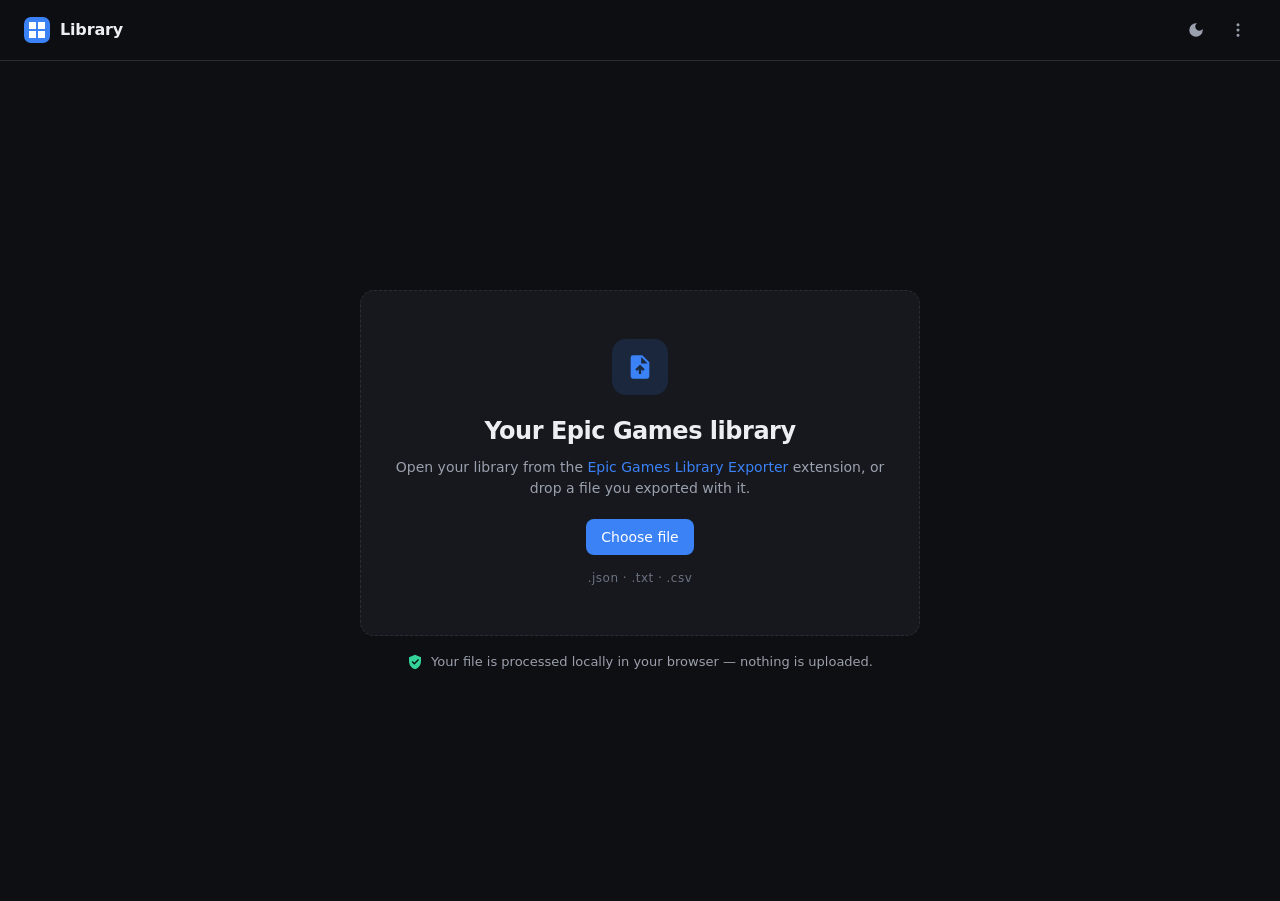
<file: index.html>
<!DOCTYPE html>
<html lang="en" dir="ltr">
<head>
    <meta charset="UTF-8">
    <meta name="viewport" content="width=device-width, initial-scale=1.0">
    <meta name="color-scheme" content="dark light">
    <title>Epic Games Library Viewer</title>
    <meta name="description" content="View your Epic Games library and purchase history from an Epic Games Library Exporter file. Everything runs locally in your browser.">
    <link rel="icon" href="data:image/svg+xml,%3Csvg xmlns='http://www.w3.org/2000/svg' viewBox='0 0 32 32'%3E%3Crect width='32' height='32' rx='8' fill='%233b82f6'/%3E%3Cpath d='M8 9h7v6H8zM17 9h7v6h-7zM8 17h7v6H8zM17 17h7v6h-7z' fill='white'/%3E%3C/svg%3E">
    <script>
        // Apply the saved theme before first paint to avoid a flash
        // Dark by default; "system" follows the OS setting
        (function () {
            var theme = 'dark';
            try { theme = localStorage.getItem('egv.theme') || 'dark'; } catch (e) { /* storage unavailable */ }
            if (theme !== 'system') document.documentElement.setAttribute('data-theme', theme === 'light' ? 'light' : 'dark');
        })();
    </script>
    <link rel="stylesheet" href="styles.css">
</head>
<body>
    <header class="topbar">
        <div class="topbar-inner">
            <a class="brand" href="./" aria-label="Epic Games Library Viewer">
                <span class="brand-mark" aria-hidden="true"></span>
                <span class="brand-name">Library</span>
            </a>

            <div class="search" data-loaded-only>
                <svg class="icon" viewBox="0 0 24 24" aria-hidden="true"><path d="M10.5 3a7.5 7.5 0 0 1 5.96 12.05l4.25 4.24-1.42 1.42-4.24-4.25A7.5 7.5 0 1 1 10.5 3Zm0 2a5.5 5.5 0 1 0 0 11 5.5 5.5 0 0 0 0-11Z"/></svg>
                <input type="search" id="search-input" placeholder="Search your library" autocomplete="off" aria-label="Search games">
            </div>

            <div class="topbar-actions">
                <button class="icon-btn" id="theme-btn" type="button" title="Theme" aria-label="Change theme"></button>
                <button class="btn btn-ghost" id="load-another-btn" type="button" data-loaded-only title="Load another file">
                    <svg class="icon" viewBox="0 0 24 24" aria-hidden="true"><path d="M11 16V7.83l-3.59 3.58L6 10l6-6 6 6-1.41 1.41L13 7.83V16h-2Zm-6 4v-2h14v2H5Z"/></svg>
                    <span>Load file</span>
                </button>
                <button class="btn btn-primary" id="export-btn" type="button" data-loaded-only title="Export as JSON, CSV or TXT">
                    <svg class="icon" viewBox="0 0 24 24" aria-hidden="true"><path d="M13 4v8.17l3.59-3.58L18 10l-6 6-6-6 1.41-1.41L11 12.17V4h2ZM5 18h14v2H5v-2Z"/></svg>
                    <span>Export</span>
                </button>
                <div class="menu">
                    <button class="icon-btn" id="menu-btn" type="button" aria-haspopup="true" aria-expanded="false" aria-label="More">
                        <svg class="icon" viewBox="0 0 24 24" aria-hidden="true"><path d="M12 7a2 2 0 1 1 0-4 2 2 0 0 1 0 4Zm0 7a2 2 0 1 1 0-4 2 2 0 0 1 0 4Zm0 7a2 2 0 1 1 0-4 2 2 0 0 1 0 4Z"/></svg>
                    </button>
                    <div class="menu-list" id="menu-list" role="menu" hidden>
                        <a role="menuitem" href="Viewer_about_page.html">About the Library Viewer</a>
                        <a role="menuitem" href="exporter_about_page.html">Get the Exporter extension</a>
                        <a role="menuitem" href="Privacy%20policy/Extension-privacy-policy.html">Privacy policy</a>
                        <a role="menuitem" href="user-guide.pdf" target="_blank" rel="noopener">User guide (PDF)</a>
                        <button role="menuitem" type="button" id="close-library-btn" class="menu-danger" data-loaded-only>Close library</button>
                        <p class="menu-version" id="menu-version"></p>
                    </div>
                </div>
            </div>
        </div>
    </header>

    <!-- Empty state -->
    <section class="empty" id="empty-state">
        <div class="receiving" id="receiving" hidden>
            <span class="spinner" aria-hidden="true"></span>
            <h1>Receiving your library</h1>
            <p>Getting your data from the Epic Games Library Exporter extension&hellip;</p>
        </div>
        <div class="dropzone" id="dropzone" tabindex="0" role="button" aria-label="Choose an export file">
            <div class="dropzone-icon" aria-hidden="true">
                <svg viewBox="0 0 24 24"><path d="M6 2h8l6 6v12a2 2 0 0 1-2 2H6a2 2 0 0 1-2-2V4a2 2 0 0 1 2-2Zm7 1.5V9h5.5L13 3.5ZM11 18h2v-4.17l1.59 1.58L16 14l-4-4-4 4 1.41 1.41L11 13.83V18Z"/></svg>
            </div>
            <h1>Your Epic Games library</h1>
            <p>Open your library from the <a href="exporter_about_page.html" id="exporter-link">Epic Games Library Exporter</a> extension, or drop a file you exported with it.</p>
            <button class="btn btn-primary" id="choose-file-btn" type="button">Choose file</button>
            <p class="dropzone-formats">.json &middot; .txt &middot; .csv</p>
        </div>
        <p class="privacy-note">
            <svg class="icon" viewBox="0 0 24 24" aria-hidden="true"><path d="M12 1 3 5v6c0 5.55 3.84 10.74 9 12 5.16-1.26 9-6.45 9-12V5l-9-4Zm-1 15-4-4 1.41-1.41L11 13.17l5.59-5.59L18 9l-7 7Z"/></svg>
            Your file is processed locally in your browser &mdash; nothing is uploaded.
        </p>
        <p class="error-message" id="load-error" role="alert" hidden></p>
    </section>

    <!-- Library -->
    <main class="library" id="library" hidden>
        <section class="stats" id="stats" aria-label="Statistics"></section>

        <div class="toolbar">
            <div class="chips" role="tablist" aria-label="Show">
                <button class="chip is-active" type="button" data-filter="all" role="tab" aria-selected="true">All</button>
                <button class="chip" type="button" data-filter="paid" role="tab" aria-selected="false">Purchased</button>
                <button class="chip" type="button" data-filter="free" role="tab" aria-selected="false">Free</button>
                <button class="chip" type="button" data-filter="gift" role="tab" aria-selected="false" id="gift-chip" hidden>Gifts</button>
            </div>

            <div class="toolbar-right">
                <span class="result-count" id="result-count" aria-live="polite"></span>
                <div class="popover">
                    <button class="btn btn-ghost" id="filters-btn" type="button" aria-expanded="false">
                        <svg class="icon" viewBox="0 0 24 24" aria-hidden="true"><path d="M3 5h18v2H3V5Zm4 6h10v2H7v-2Zm3 6h4v2h-4v-2Z"/></svg>
                        <span>Filters</span>
                        <span class="badge-dot" id="filters-dot" hidden></span>
                    </button>
                    <div class="popover-panel" id="filters-panel" hidden>
                        <fieldset>
                            <legend>Purchase date</legend>
                            <div class="field-row">
                                <label>From <input type="date" id="date-from"></label>
                                <label>To <input type="date" id="date-to"></label>
                            </div>
                        </fieldset>
                        <fieldset>
                            <legend>Amount paid</legend>
                            <div class="field-row">
                                <label>Min <input type="number" id="price-min" min="0" step="any" inputmode="decimal" placeholder="0"></label>
                                <label>Max <input type="number" id="price-max" min="0" step="any" inputmode="decimal" placeholder="Any"></label>
                            </div>
                        </fieldset>
                        <button class="btn btn-ghost btn-block" id="reset-filters-btn" type="button">Reset filters</button>
                    </div>
                </div>
                <label class="select">
                    <span class="visually-hidden">Sort by</span>
                    <select id="sort-select">
                        <option value="date-desc">Newest first</option>
                        <option value="date-asc">Oldest first</option>
                        <option value="paid-desc">Paid: high to low</option>
                        <option value="paid-asc">Paid: low to high</option>
                        <option value="name-asc">Name A&ndash;Z</option>
                    </select>
                </label>
            </div>
        </div>

        <div class="grid" id="grid"></div>
        <p class="no-results" id="no-results" hidden>No games match your filters.</p>
        <nav class="pagination" id="pagination" aria-label="Pages" hidden></nav>
    </main>

    <!-- Details drawer -->
    <div class="drawer-backdrop" id="drawer-backdrop" hidden></div>
    <aside class="drawer" id="drawer" aria-hidden="true" aria-labelledby="drawer-title" role="dialog">
        <button class="icon-btn drawer-close" id="drawer-close" type="button" aria-label="Close">
            <svg class="icon" viewBox="0 0 24 24" aria-hidden="true"><path d="M18.3 5.71 12 12l6.3 6.29-1.42 1.42L10.59 13.4 4.29 19.7 2.88 18.3 9.17 12 2.88 5.71 4.29 4.29l6.3 6.3 6.29-6.3 1.42 1.42Z" transform="translate(1 0)"/></svg>
        </button>
        <div class="drawer-body" id="drawer-body"></div>
    </aside>

    <!-- Export dialog -->
    <div class="modal-backdrop" id="export-modal" hidden>
        <form class="modal" id="export-form" role="dialog" aria-modal="true" aria-labelledby="export-title" novalidate>
            <div class="modal-head">
                <h2 id="export-title">Export library</h2>
                <button class="icon-btn" type="button" id="export-close" aria-label="Close">
                    <svg class="icon" viewBox="0 0 24 24" aria-hidden="true"><path d="M19 6.41 17.59 5 12 10.59 6.41 5 5 6.41 10.59 12 5 17.59 6.41 19 12 13.41 17.59 19 19 17.59 13.41 12 19 6.41Z"/></svg>
                </button>
            </div>
            <p class="modal-sub">The same formats as the Exporter extension.</p>

            <fieldset class="segmented" id="export-format">
                <legend>Format</legend>
                <label><input type="radio" name="format" value="json" checked><span>JSON</span></label>
                <label><input type="radio" name="format" value="csv"><span>CSV</span></label>
                <label><input type="radio" name="format" value="txt"><span>TXT</span></label>
            </fieldset>
            <p class="field-hint" id="export-json-hint">JSON always includes the core fields (order ID, date, game name, price, quantity) and a summary.</p>

            <fieldset>
                <legend>Fields</legend>
                <div class="field-grid" id="export-fields"></div>
            </fieldset>

            <fieldset>
                <legend>Purchase date</legend>
                <div class="field-row">
                    <label>From <input type="date" id="export-from"></label>
                    <label>To <input type="date" id="export-to"></label>
                </div>
            </fieldset>

            <p class="export-summary" id="export-summary" aria-live="polite"></p>
            <div class="modal-actions">
                <button class="btn btn-ghost" type="button" id="export-cancel">Cancel</button>
                <button class="btn btn-primary" type="submit" id="export-download">
                    <svg class="icon" viewBox="0 0 24 24" aria-hidden="true"><path d="M13 4v8.17l3.59-3.58L18 10l-6 6-6-6 1.41-1.41L11 12.17V4h2ZM5 18h14v2H5v-2Z"/></svg>
                    Download
                </button>
            </div>
        </form>
    </div>

    <div class="drag-overlay" id="drag-overlay" hidden><span>Drop to load</span></div>
    <div class="toast" id="toast" role="status" hidden></div>
    <input type="file" id="file-input" accept=".json,.txt,.csv,application/json,text/plain,text/csv" hidden>

    <script src="egl-logger.js"></script>
    <script src="versions.js"></script>
    <script src="egl-export-core.js"></script>
    <script src="app.js"></script>
</body>
</html>
</file>
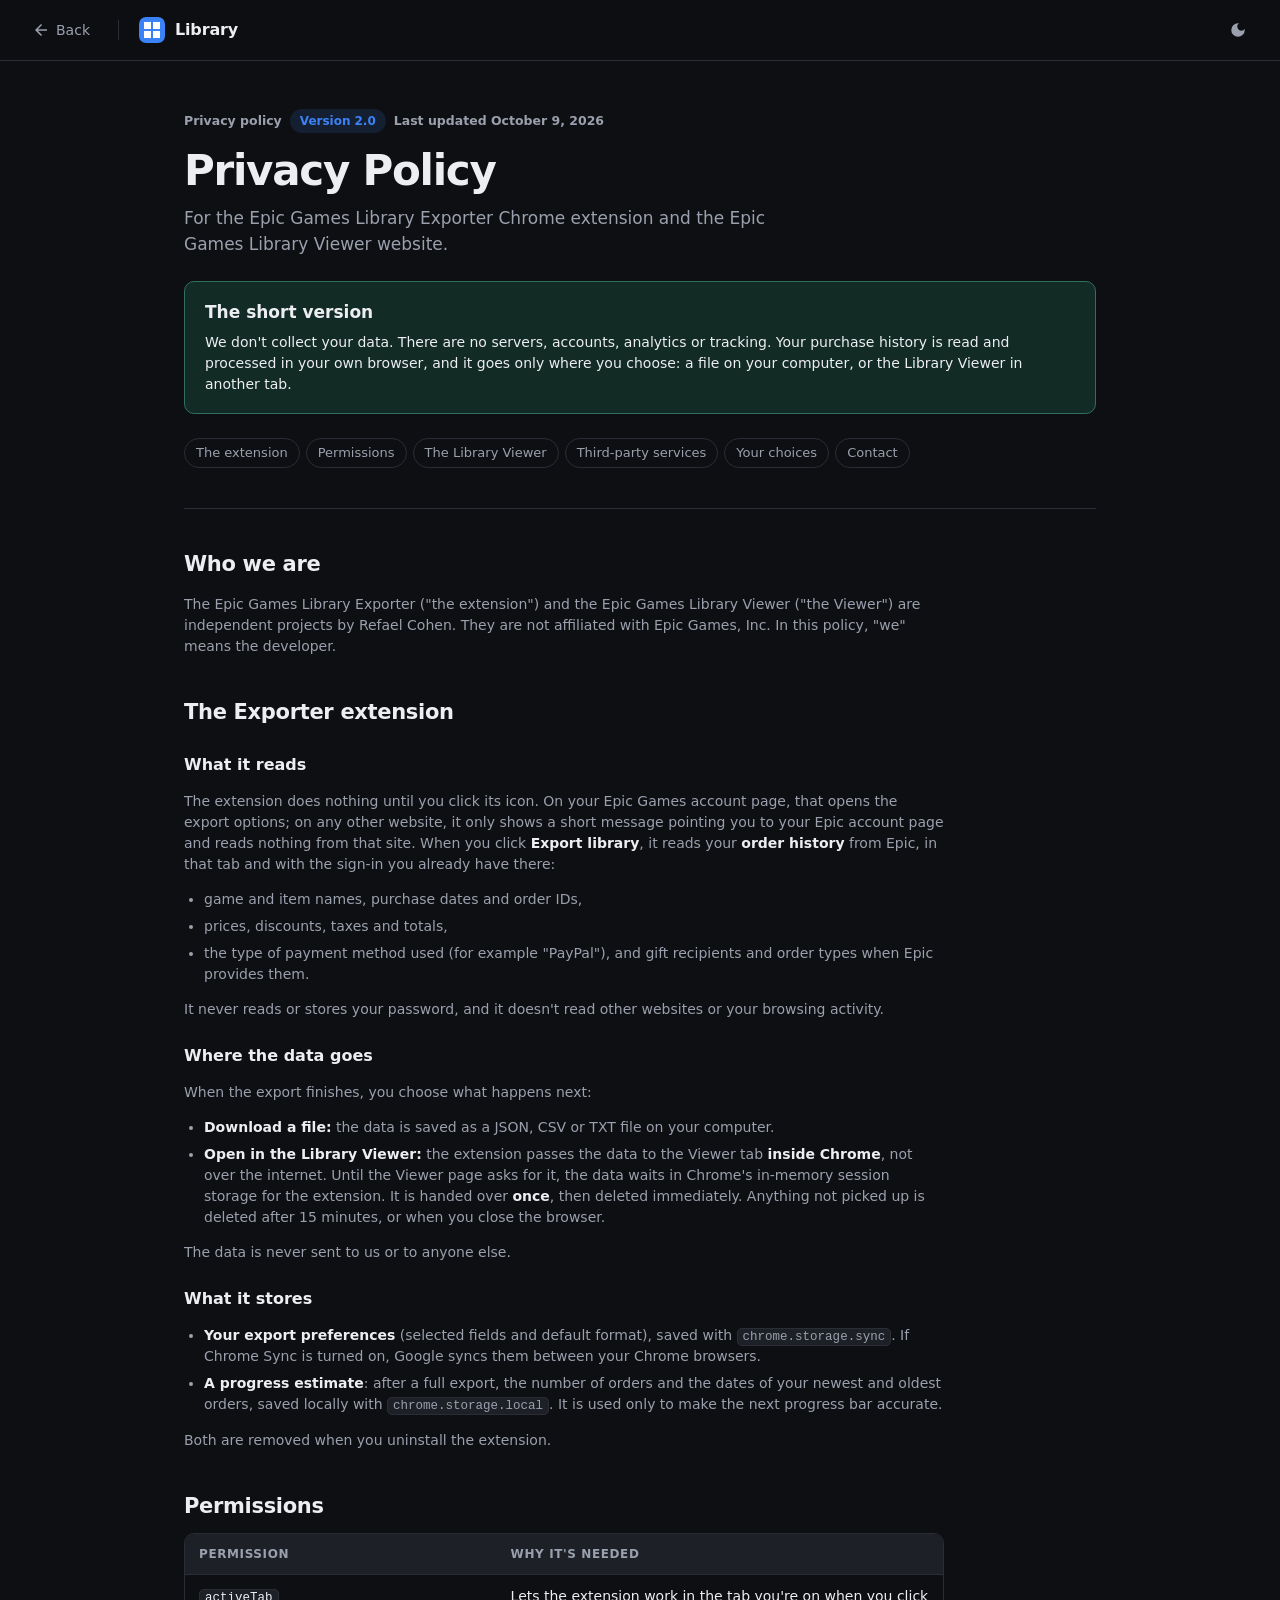
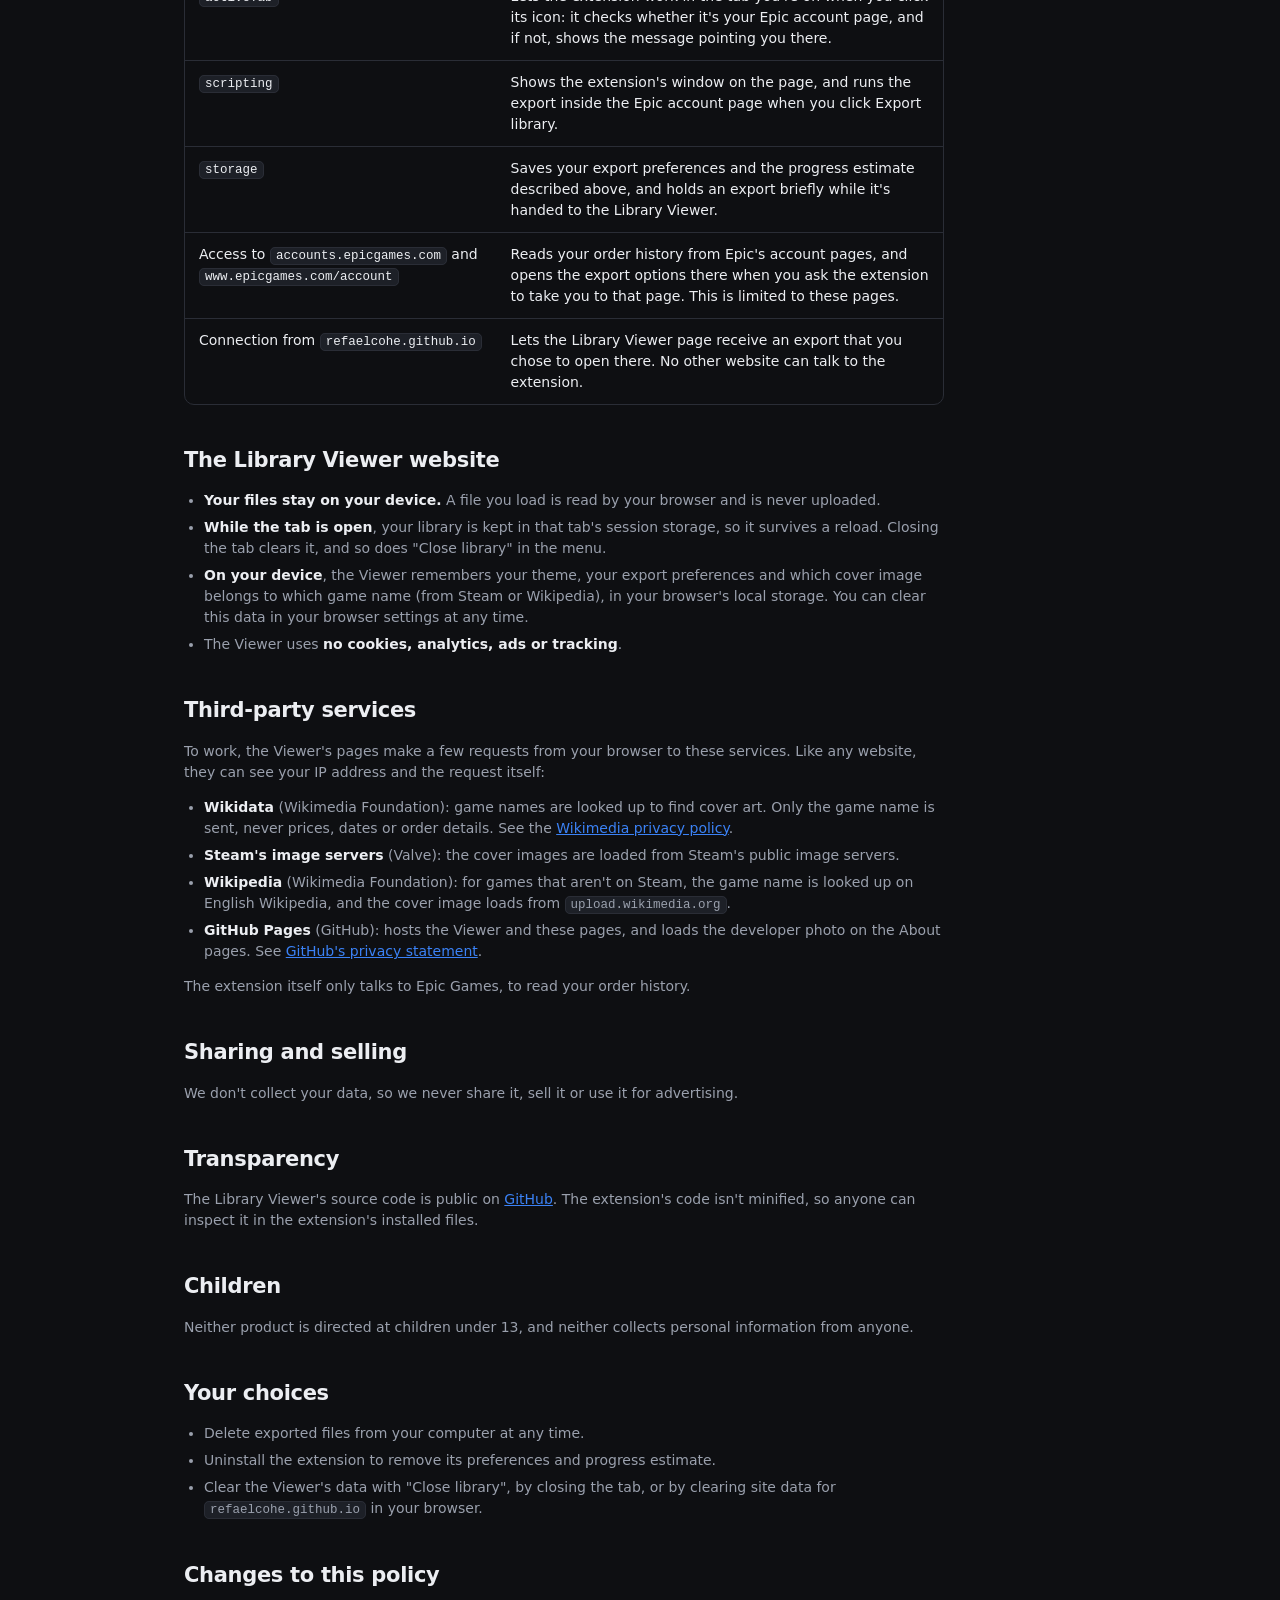
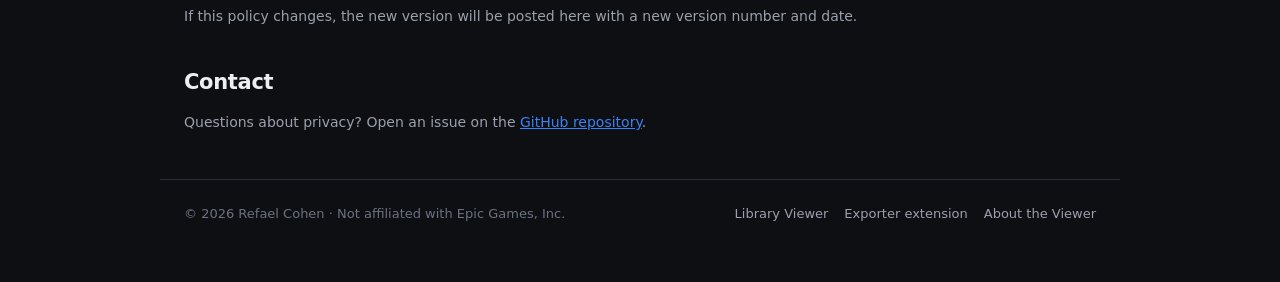
<file: Privacy policy/Extension-privacy-policy.html>
<!DOCTYPE html>
<html lang="en" dir="ltr">
<head>
    <meta charset="UTF-8">
    <meta name="viewport" content="width=device-width, initial-scale=1.0">
    <meta name="color-scheme" content="dark light">
    <title>Privacy Policy</title>
    <meta name="description" content="Privacy policy for the Epic Games Library Exporter extension and the Epic Games Library Viewer.">
    <link rel="icon" href="data:image/svg+xml,%3Csvg xmlns='http://www.w3.org/2000/svg' viewBox='0 0 32 32'%3E%3Crect width='32' height='32' rx='8' fill='%233b82f6'/%3E%3Cpath d='M8 9h7v6H8zM17 9h7v6h-7zM8 17h7v6H8zM17 17h7v6h-7z' fill='white'/%3E%3C/svg%3E">
    <script>
        (function () {
            var theme = 'dark';
            try { theme = localStorage.getItem('egv.theme') || 'dark'; } catch (e) { /* storage unavailable */ }
            if (theme !== 'system') document.documentElement.setAttribute('data-theme', theme === 'light' ? 'light' : 'dark');
        })();
    </script>
    <link rel="stylesheet" href="../styles.css">
    <link rel="stylesheet" href="../pages.css">
    <script src="../versions.js" defer></script>
    <script src="../pages.js" defer></script>
</head>
<body>
    <header class="topbar">
        <div class="topbar-inner">
            <a class="back-link" id="back-link" href="../">
                <svg class="icon" viewBox="0 0 24 24" aria-hidden="true"><path d="M20 11H7.83l5.59-5.59L12 4l-8 8 8 8 1.41-1.41L7.83 13H20v-2Z"/></svg>
                <span>Back</span>
            </a>
            <span class="topbar-sep" aria-hidden="true"></span>
            <a class="brand" href="../" aria-label="Library Viewer home">
                <span class="brand-mark" aria-hidden="true"></span>
                <span class="brand-name">Library</span>
            </a>
            <div class="topbar-actions">
                <button class="icon-btn" id="theme-btn" type="button" title="Theme" aria-label="Change theme"></button>
            </div>
        </div>
    </header>

    <main class="page">
        <section class="hero">
            <div class="eyebrow">
                <span>Privacy policy</span>
                <span class="pill">Version <span data-version="privacy">2.0</span></span>
                <span>Last updated <span data-updated="privacy">October 8, 2026</span></span>
            </div>
            <h1>Privacy Policy</h1>
            <p class="lead">For the Epic Games Library Exporter Chrome extension and the Epic Games Library Viewer website.</p>
            <div class="notice">
                <h2>The short version</h2>
                <p>We don't collect your data. There are no servers, accounts, analytics or tracking. Your purchase history is read and processed in your own browser, and it goes only where you choose: a file on your computer, or the Library Viewer in another tab.</p>
            </div>
            <ul class="toc" aria-label="Contents">
                <li><a href="#extension">The extension</a></li>
                <li><a href="#permissions">Permissions</a></li>
                <li><a href="#viewer">The Library Viewer</a></li>
                <li><a href="#third-parties">Third-party services</a></li>
                <li><a href="#choices">Your choices</a></li>
                <li><a href="#contact">Contact</a></li>
            </ul>
        </section>

        <article class="policy">
            <h2 id="who">Who we are</h2>
            <p>The Epic Games Library Exporter ("the extension") and the Epic Games Library Viewer ("the Viewer") are independent projects by Refael Cohen. They are not affiliated with Epic Games, Inc. In this policy, "we" means the developer.</p>

            <h2 id="extension">The Exporter extension</h2>

            <h3>What it reads</h3>
            <p>The extension does nothing until you click its icon. On your Epic Games account page, that opens the export options; on any other website, it only shows a short message pointing you to your Epic account page and reads nothing from that site. When you click <strong>Export library</strong>, it reads your <strong>order history</strong> from Epic, in that tab and with the sign-in you already have there:</p>
            <ul>
                <li>game and item names, purchase dates and order IDs,</li>
                <li>prices, discounts, taxes and totals,</li>
                <li>the type of payment method used (for example "PayPal"), and gift recipients and order types when Epic provides them.</li>
            </ul>
            <p>It never reads or stores your password, and it doesn't read other websites or your browsing activity.</p>

            <h3>Where the data goes</h3>
            <p>When the export finishes, you choose what happens next:</p>
            <ul>
                <li><strong>Download a file:</strong> the data is saved as a JSON, CSV or TXT file on your computer.</li>
                <li><strong>Open in the Library Viewer:</strong> the extension passes the data to the Viewer tab <strong>inside Chrome</strong>, not over the internet. Until the Viewer page asks for it, the data waits in Chrome's in-memory session storage for the extension. It is handed over <strong>once</strong>, then deleted immediately. Anything not picked up is deleted after 15 minutes, or when you close the browser.</li>
            </ul>
            <p>The data is never sent to us or to anyone else.</p>

            <h3>What it stores</h3>
            <ul>
                <li><strong>Your export preferences</strong> (selected fields and default format), saved with <code>chrome.storage.sync</code>. If Chrome Sync is turned on, Google syncs them between your Chrome browsers.</li>
                <li><strong>A progress estimate</strong>: after a full export, the number of orders and the dates of your newest and oldest orders, saved locally with <code>chrome.storage.local</code>. It is used only to make the next progress bar accurate.</li>
            </ul>
            <p>Both are removed when you uninstall the extension.</p>

            <h2 id="permissions">Permissions</h2>
            <div class="table-wrap">
                <table>
                    <thead><tr><th>Permission</th><th>Why it's needed</th></tr></thead>
                    <tbody>
                        <tr><td><code>activeTab</code></td><td>Lets the extension work in the tab you're on when you click its icon: it checks whether it's your Epic account page, and if not, shows the message pointing you there.</td></tr>
                        <tr><td><code>scripting</code></td><td>Shows the extension's window on the page, and runs the export inside the Epic account page when you click Export library.</td></tr>
                        <tr><td><code>storage</code></td><td>Saves your export preferences and the progress estimate described above, and holds an export briefly while it's handed to the Library Viewer.</td></tr>
                        <tr><td>Access to <code>accounts.epicgames.com</code> and <code>www.epicgames.com/account</code></td><td>Reads your order history from Epic's account pages, and opens the export options there when you ask the extension to take you to that page. This is limited to these pages.</td></tr>
                        <tr><td>Connection from <code>refaelcohe.github.io</code></td><td>Lets the Library Viewer page receive an export that you chose to open there. No other website can talk to the extension.</td></tr>
                    </tbody>
                </table>
            </div>

            <h2 id="viewer">The Library Viewer website</h2>
            <ul>
                <li><strong>Your files stay on your device.</strong> A file you load is read by your browser and is never uploaded.</li>
                <li><strong>While the tab is open</strong>, your library is kept in that tab's session storage, so it survives a reload. Closing the tab clears it, and so does "Close library" in the menu.</li>
                <li><strong>On your device</strong>, the Viewer remembers your theme, your export preferences and which cover image belongs to which game name (from Steam or Wikipedia), in your browser's local storage. You can clear this data in your browser settings at any time.</li>
                <li>The Viewer uses <strong>no cookies, analytics, ads or tracking</strong>.</li>
            </ul>

            <h2 id="third-parties">Third-party services</h2>
            <p>To work, the Viewer's pages make a few requests from your browser to these services. Like any website, they can see your IP address and the request itself:</p>
            <ul>
                <li><strong>Wikidata</strong> (Wikimedia Foundation): game names are looked up to find cover art. Only the game name is sent, never prices, dates or order details. See the <a href="https://foundation.wikimedia.org/wiki/Policy:Privacy_policy" target="_blank" rel="noopener">Wikimedia privacy policy</a>.</li>
                <li><strong>Steam's image servers</strong> (Valve): the cover images are loaded from Steam's public image servers.</li>
                <li><strong>Wikipedia</strong> (Wikimedia Foundation): for games that aren't on Steam, the game name is looked up on English Wikipedia, and the cover image loads from <code>upload.wikimedia.org</code>.</li>
                <li><strong>GitHub Pages</strong> (GitHub): hosts the Viewer and these pages, and loads the developer photo on the About pages. See <a href="https://docs.github.com/en/site-policy/privacy-policies/github-general-privacy-statement" target="_blank" rel="noopener">GitHub's privacy statement</a>.</li>
            </ul>
            <p>The extension itself only talks to Epic Games, to read your order history.</p>

            <h2 id="sharing">Sharing and selling</h2>
            <p>We don't collect your data, so we never share it, sell it or use it for advertising.</p>

            <h2 id="source">Transparency</h2>
            <p>The Library Viewer's source code is public on <a href="https://github.com/refaelcohe/epic-games-Library-viewer" target="_blank" rel="noopener">GitHub</a>. The extension's code isn't minified, so anyone can inspect it in the extension's installed files.</p>

            <h2 id="children">Children</h2>
            <p>Neither product is directed at children under 13, and neither collects personal information from anyone.</p>

            <h2 id="choices">Your choices</h2>
            <ul>
                <li>Delete exported files from your computer at any time.</li>
                <li>Uninstall the extension to remove its preferences and progress estimate.</li>
                <li>Clear the Viewer's data with "Close library", by closing the tab, or by clearing site data for <code>refaelcohe.github.io</code> in your browser.</li>
            </ul>

            <h2 id="changes">Changes to this policy</h2>
            <p>If this policy changes, the new version will be posted here with a new version number and date.</p>

            <h2 id="contact">Contact</h2>
            <p>Questions about privacy? Open an issue on the <a href="https://github.com/refaelcohe/epic-games-Library-viewer/issues" target="_blank" rel="noopener">GitHub repository</a>.</p>
        </article>
    </main>

    <footer class="site-footer">
        <span>&copy; <span id="current-year">2026</span> Refael Cohen &middot; Not affiliated with Epic Games, Inc.</span>
        <nav aria-label="Site">
            <a href="../">Library Viewer</a>
            <a href="../exporter_about_page.html">Exporter extension</a>
            <a href="../Viewer_about_page.html">About the Viewer</a>
        </nav>
    </footer>
</body>
</html>
</file>
<file: styles.css>
/* ===== Tokens ===== */
:root {
    /* Dark is the default */
    --bg: #0e0f12;
    --bg-elev: #16181d;
    --bg-elev-2: #1d2027;
    --bg-hover: #23262e;
    --border: #2a2d36;
    --text: #eceef2;
    --text-muted: #9aa0ad;
    --text-faint: #6b7280;
    --accent: #3b82f6;
    --accent-hover: #2f6fde;
    --accent-soft: rgba(59, 130, 246, 0.14);
    --success: #34d399;
    --success-soft: rgba(52, 211, 153, 0.14);
    --warning-soft: rgba(251, 191, 36, 0.14);
    --warning: #fbbf24;
    --danger: #f87171;
    --shadow: 0 10px 30px rgba(0, 0, 0, 0.45);
    --overlay: rgba(5, 6, 8, 0.6);
    --cover-from: #1f2937;
    --cover-to: #111827;
    --radius: 10px;
    --radius-lg: 14px;
    --topbar-h: 60px;
    color-scheme: dark;
}

@media (prefers-color-scheme: light) {
    :root:not([data-theme="dark"]) {
        --bg: #f5f6f8;
        --bg-elev: #ffffff;
        --bg-elev-2: #f0f2f5;
        --bg-hover: #e8ebf0;
        --border: #e2e5ea;
        --text: #111318;
        --text-muted: #5b6270;
        --text-faint: #8a909c;
        --accent: #2563eb;
        --accent-hover: #1d4fd8;
        --accent-soft: rgba(37, 99, 235, 0.1);
        --success: #059669;
        --success-soft: rgba(5, 150, 105, 0.1);
        --warning: #b45309;
        --warning-soft: rgba(180, 83, 9, 0.1);
        --danger: #dc2626;
        --shadow: 0 10px 30px rgba(17, 19, 24, 0.12);
        --overlay: rgba(17, 19, 24, 0.35);
        --cover-from: #dbe2ec;
        --cover-to: #c5cfdc;
        color-scheme: light;
    }
}

:root[data-theme="light"] {
    --bg: #f5f6f8;
    --bg-elev: #ffffff;
    --bg-elev-2: #f0f2f5;
    --bg-hover: #e8ebf0;
    --border: #e2e5ea;
    --text: #111318;
    --text-muted: #5b6270;
    --text-faint: #8a909c;
    --accent: #2563eb;
    --accent-hover: #1d4fd8;
    --accent-soft: rgba(37, 99, 235, 0.1);
    --success: #059669;
    --success-soft: rgba(5, 150, 105, 0.1);
    --warning: #b45309;
    --warning-soft: rgba(180, 83, 9, 0.1);
    --danger: #dc2626;
    --shadow: 0 10px 30px rgba(17, 19, 24, 0.12);
    --overlay: rgba(17, 19, 24, 0.35);
    --cover-from: #dbe2ec;
    --cover-to: #c5cfdc;
    color-scheme: light;
}

/* ===== Base ===== */
*, *::before, *::after { box-sizing: border-box; }

html { -webkit-text-size-adjust: 100%; }

body {
    margin: 0;
    background: var(--bg);
    color: var(--text);
    font-family: system-ui, -apple-system, 'Segoe UI', Roboto, 'Helvetica Neue', Arial, sans-serif;
    font-size: 14px;
    line-height: 1.5;
    -webkit-font-smoothing: antialiased;
    overflow-x: hidden;
}

body.no-scroll { overflow: hidden; }

[hidden] { display: none !important; }

button, input, select { font: inherit; color: inherit; }

a { color: var(--accent); }

.icon { width: 18px; height: 18px; fill: currentColor; flex-shrink: 0; }

.visually-hidden {
    position: absolute; width: 1px; height: 1px; overflow: hidden;
    clip: rect(0 0 0 0); white-space: nowrap;
}

:focus-visible { outline: 2px solid var(--accent); outline-offset: 2px; }

/* ===== Buttons ===== */
.btn {
    display: inline-flex; align-items: center; justify-content: center; gap: 8px;
    height: 36px; padding: 0 14px;
    border-radius: 8px; border: 1px solid transparent;
    font-weight: 500; cursor: pointer; white-space: nowrap;
    transition: background-color .15s, border-color .15s, color .15s;
}
.btn-primary { background: var(--accent); color: #fff; }
.btn-primary:hover { background: var(--accent-hover); }
.btn-ghost { background: var(--bg-elev); border-color: var(--border); color: var(--text); }
.btn-ghost:hover { background: var(--bg-hover); }
.btn-block { width: 100%; }

.icon-btn {
    display: inline-flex; align-items: center; justify-content: center;
    width: 36px; height: 36px; padding: 0;
    border-radius: 8px; border: 1px solid transparent; background: transparent;
    color: var(--text-muted); cursor: pointer;
    transition: background-color .15s, color .15s;
}
.icon-btn:hover { background: var(--bg-hover); color: var(--text); }

/* ===== Top bar ===== */
.topbar {
    position: sticky; top: 0; z-index: 40;
    background: color-mix(in srgb, var(--bg) 85%, transparent);
    backdrop-filter: saturate(160%) blur(12px);
    -webkit-backdrop-filter: saturate(160%) blur(12px);
    border-bottom: 1px solid var(--border);
}
.topbar-inner {
    max-width: 1600px; margin: 0 auto;
    height: var(--topbar-h); padding: 0 24px;
    display: flex; align-items: center; gap: 16px;
}
.brand {
    display: inline-flex; align-items: center; gap: 10px;
    color: var(--text); text-decoration: none; font-weight: 700; font-size: 16px; letter-spacing: -0.01em;
}
.brand-mark {
    width: 26px; height: 26px; border-radius: 7px; background: var(--accent);
    background-image:
        linear-gradient(#fff, #fff), linear-gradient(#fff, #fff),
        linear-gradient(#fff, #fff), linear-gradient(#fff, #fff);
    background-size: 7px 7px;
    background-position: 5px 5px, 14px 5px, 5px 14px, 14px 14px;
    background-repeat: no-repeat;
}
.search {
    flex: 1; max-width: 520px; position: relative;
    display: flex; align-items: center;
}
.search .icon { position: absolute; left: 12px; color: var(--text-faint); pointer-events: none; }
.search input {
    width: 100%; height: 38px; padding: 0 12px 0 38px;
    border-radius: 9px; border: 1px solid var(--border);
    background: var(--bg-elev); outline: none;
    transition: border-color .15s, background-color .15s;
}
.search input::placeholder { color: var(--text-faint); }
.search input:focus { border-color: var(--accent); background: var(--bg-elev-2); }
.topbar-actions { margin-left: auto; display: flex; align-items: center; gap: 6px; }

/* Menu */
.menu { position: relative; }
.menu-list {
    position: absolute; right: 0; top: calc(100% + 6px); min-width: 230px;
    background: var(--bg-elev); border: 1px solid var(--border); border-radius: var(--radius);
    box-shadow: var(--shadow); padding: 6px; z-index: 50;
}
.menu-list a {
    display: block; padding: 8px 10px; border-radius: 6px;
    color: var(--text); text-decoration: none;
}
.menu-list a:hover, .menu-list button:hover { background: var(--bg-hover); }
.menu-list button {
    display: block; width: 100%; text-align: left; padding: 8px 10px; border-radius: 6px;
    border: 0; background: transparent; cursor: pointer;
}
.menu-list .menu-danger { color: var(--danger); border-top: 1px solid var(--border); border-radius: 0 0 6px 6px; margin-top: 4px; }
.menu-version { margin: 4px 0 0; padding: 6px 10px 2px; font-size: 11.5px; color: var(--text-faint); border-top: 1px solid var(--border); }

/* ===== Empty state ===== */
.empty {
    min-height: calc(100vh - var(--topbar-h));
    display: flex; flex-direction: column; align-items: center; justify-content: center;
    padding: 32px 16px; gap: 16px;
}
.dropzone {
    width: 100%; max-width: 560px;
    padding: 48px 32px; text-align: center;
    background: var(--bg-elev);
    border: 1.5px dashed var(--border); border-radius: var(--radius-lg);
    cursor: pointer; transition: border-color .15s, background-color .15s;
}
.dropzone:hover, .dropzone.is-over { border-color: var(--accent); background: var(--bg-elev-2); }
.dropzone-icon {
    width: 56px; height: 56px; margin: 0 auto 18px;
    border-radius: 14px; background: var(--accent-soft); color: var(--accent);
    display: flex; align-items: center; justify-content: center;
}
.dropzone-icon svg { width: 28px; height: 28px; fill: currentColor; }
.dropzone h1 { margin: 0 0 8px; font-size: 24px; letter-spacing: -0.02em; }
.dropzone p { margin: 0 0 20px; color: var(--text-muted); }
.dropzone .dropzone-formats { margin: 14px 0 0; font-size: 12px; color: var(--text-faint); letter-spacing: 0.04em; }
.dropzone a { color: var(--accent); text-decoration: none; }
.dropzone a:hover { text-decoration: underline; }

.receiving { text-align: center; max-width: 420px; }
.receiving h1 { margin: 18px 0 6px; font-size: 22px; letter-spacing: -0.02em; }
.receiving p { margin: 0; color: var(--text-muted); }
.spinner {
    display: inline-block; width: 40px; height: 40px; border-radius: 50%;
    border: 3px solid var(--border); border-top-color: var(--accent);
    animation: spin .8s linear infinite;
}
@keyframes spin { to { transform: rotate(360deg); } }

.privacy-note {
    display: flex; align-items: center; gap: 8px;
    margin: 0; color: var(--text-muted); font-size: 13px;
}
.privacy-note .icon { color: var(--success); width: 16px; height: 16px; }
.error-message {
    max-width: 560px; margin: 0; padding: 10px 14px; border-radius: 8px;
    background: rgba(248, 113, 113, 0.12); color: var(--danger); text-align: center;
}

/* ===== Library ===== */
.library { max-width: 1600px; margin: 0 auto; padding: 24px; }

/* Stats */
.stats {
    display: grid; gap: 12px;
    grid-template-columns: repeat(4, minmax(0, 1fr)) minmax(0, 1.6fr);
    margin-bottom: 24px;
}
.stat {
    background: var(--bg-elev); border: 1px solid var(--border); border-radius: var(--radius);
    padding: 14px 16px; min-width: 0;
}
.stat-label { color: var(--text-muted); font-size: 12px; font-weight: 500; }
.stat-value {
    margin-top: 4px; font-size: 22px; font-weight: 600; letter-spacing: -0.02em;
    font-variant-numeric: tabular-nums;
    overflow: hidden; text-overflow: ellipsis; white-space: nowrap;
}
.stat-sub { margin-top: 2px; font-size: 12px; color: var(--text-faint); font-variant-numeric: tabular-nums; }
.stat-value.multi { font-size: 16px; line-height: 1.35; white-space: normal; }
.stat-value.multi div { overflow: hidden; text-overflow: ellipsis; white-space: nowrap; }
.stat-value .saved { color: var(--success); }

.years { display: flex; flex-direction: column; }
.years-chart {
    display: flex; align-items: flex-end; gap: 4px;
    margin-top: 8px; min-height: 64px;
}
.year-bar {
    flex: 1; display: flex; flex-direction: column; align-items: center; gap: 4px;
    justify-content: flex-end; min-width: 0;
}
.year-bar span.bar {
    width: 100%; max-width: 28px; border-radius: 4px 4px 2px 2px;
    background: var(--accent); opacity: .85; min-height: 2px;
}
.year-bar:hover span.bar { opacity: 1; }
.year-bar span.lbl { font-size: 10px; color: var(--text-faint); font-variant-numeric: tabular-nums; }

/* Toolbar */
.toolbar {
    display: flex; align-items: center; justify-content: space-between; gap: 12px;
    flex-wrap: wrap; margin-bottom: 16px;
}
.chips { display: flex; gap: 6px; flex-wrap: wrap; }
.chip {
    height: 32px; padding: 0 14px; border-radius: 999px;
    border: 1px solid var(--border); background: transparent; color: var(--text-muted);
    font-weight: 500; cursor: pointer; transition: all .15s;
}
.chip:hover { color: var(--text); background: var(--bg-elev); }
.chip.is-active { background: var(--text); color: var(--bg); border-color: var(--text); }
.toolbar-right { display: flex; align-items: center; gap: 8px; flex-wrap: wrap; }
.result-count { color: var(--text-muted); font-size: 13px; font-variant-numeric: tabular-nums; margin-right: 4px; }

.select select {
    height: 36px; padding: 0 32px 0 12px; border-radius: 8px;
    border: 1px solid var(--border); background-color: var(--bg-elev); cursor: pointer;
    appearance: none; -webkit-appearance: none;
    background-image: url("data:image/svg+xml,%3Csvg xmlns='http://www.w3.org/2000/svg' viewBox='0 0 24 24' fill='%239aa0ad'%3E%3Cpath d='M7 10l5 5 5-5z'/%3E%3C/svg%3E");
    background-repeat: no-repeat; background-position: right 8px center; background-size: 18px;
}

/* Popover */
.popover { position: relative; }
.badge-dot { width: 7px; height: 7px; border-radius: 50%; background: var(--accent); }
.popover-panel {
    position: absolute; right: 0; top: calc(100% + 6px); z-index: 30; width: 300px;
    background: var(--bg-elev); border: 1px solid var(--border); border-radius: var(--radius);
    box-shadow: var(--shadow); padding: 14px;
    display: flex; flex-direction: column; gap: 12px;
}
.popover-panel fieldset { border: 0; margin: 0; padding: 0; }
.popover-panel legend { font-size: 12px; font-weight: 600; color: var(--text-muted); margin-bottom: 6px; padding: 0; }
.field-row { display: grid; grid-template-columns: 1fr 1fr; gap: 8px; }
.field-row label { display: flex; flex-direction: column; gap: 4px; font-size: 12px; color: var(--text-faint); }
.field-row input {
    width: 100%; height: 34px; padding: 0 8px; border-radius: 7px;
    border: 1px solid var(--border); background: var(--bg-elev-2); outline: none; min-width: 0;
}
.field-row input:focus { border-color: var(--accent); }

/* Grid */
.grid {
    display: grid; gap: 16px;
    grid-template-columns: repeat(auto-fill, minmax(220px, 1fr));
}
.card {
    display: flex; flex-direction: column; text-align: left;
    padding: 0; border: 1px solid var(--border); border-radius: var(--radius);
    background: var(--bg-elev); overflow: hidden; cursor: pointer;
    transition: transform .18s ease, border-color .18s ease, box-shadow .18s ease;
}
.card:hover { transform: translateY(-3px); border-color: color-mix(in srgb, var(--accent) 50%, var(--border)); box-shadow: var(--shadow); }
.cover {
    position: relative; aspect-ratio: 460 / 215; overflow: hidden;
    background: linear-gradient(135deg, var(--cover-from), var(--cover-to));
}
.cover-initials {
    position: absolute; inset: 0; display: flex; align-items: center; justify-content: center;
    font-size: 28px; font-weight: 700; letter-spacing: 0.02em;
    color: color-mix(in srgb, var(--text) 35%, transparent);
    user-select: none;
}
.cover img {
    position: absolute; inset: 0; width: 100%; height: 100%; object-fit: cover;
    opacity: 0; transition: opacity .3s ease;
}
.cover img.is-loaded { opacity: 1; }
/* Wikipedia box art is portrait: shown whole (contain) over a blurred, darkened copy that fills the frame */
.cover .cover-blur {
    position: absolute; inset: -12px;
    background-size: cover; background-position: center;
    filter: blur(14px) brightness(.55) saturate(1.2);
}
.cover img.cover-contain { object-fit: contain; }

/* ===== Pagination ===== */
.pagination {
    display: flex; align-items: center; justify-content: center; gap: 8px;
    margin: 28px 0 8px; flex-wrap: wrap;
}
.page-numbers { display: flex; align-items: center; gap: 4px; }
.page-btn {
    min-width: 38px; height: 38px; padding: 0 10px; border-radius: 9px;
    display: inline-flex; align-items: center; justify-content: center; gap: 4px;
    border: 1px solid transparent; background: transparent; color: var(--text-muted);
    font-weight: 600; font-variant-numeric: tabular-nums; cursor: pointer;
    transition: background-color .15s, color .15s, border-color .15s;
}
.page-btn:hover:not(:disabled) { background: var(--bg-elev); color: var(--text); }
.page-btn[aria-current="page"] { background: var(--text); color: var(--bg); cursor: default; }
.page-btn.page-step { border-color: var(--border); background: var(--bg-elev); color: var(--text); padding: 0 14px; }
.page-btn.page-step:hover:not(:disabled) { background: var(--bg-hover); }
.page-btn:disabled { opacity: .4; cursor: not-allowed; }
.page-btn .icon { width: 18px; height: 18px; }
.page-gap { min-width: 24px; text-align: center; color: var(--text-faint); }
.card-body { padding: 10px 12px 12px; display: flex; flex-direction: column; gap: 8px; flex: 1; }
.card-title {
    margin: 0; font-size: 14px; font-weight: 600; line-height: 1.35;
    display: -webkit-box; -webkit-line-clamp: 2; -webkit-box-orient: vertical; overflow: hidden;
    min-height: calc(1.35em * 2); word-break: break-word;
}
.card-meta { display: flex; align-items: center; justify-content: space-between; gap: 8px; margin-top: auto; }
.card-date { color: var(--text-faint); font-size: 12px; font-variant-numeric: tabular-nums; }

.tag {
    display: inline-flex; align-items: center; height: 22px; padding: 0 8px;
    border-radius: 6px; font-size: 12px; font-weight: 600; white-space: nowrap;
    font-variant-numeric: tabular-nums;
}
.tag-free { background: var(--success-soft); color: var(--success); }
.tag-paid { background: var(--bg-elev-2); color: var(--text); }
.tag-unknown { background: var(--bg-elev-2); color: var(--text-faint); }
.tag-gift { background: var(--warning-soft); color: var(--warning); }

.no-results { text-align: center; color: var(--text-muted); padding: 48px 16px; }

/* ===== Drawer ===== */
.drawer-backdrop {
    position: fixed; inset: 0; z-index: 60; background: var(--overlay);
    animation: fade-in .2s ease;
}
.drawer {
    position: fixed; top: 0; right: 0; bottom: 0; z-index: 70;
    width: min(440px, 100%);
    background: var(--bg-elev); border-left: 1px solid var(--border);
    box-shadow: var(--shadow);
    transform: translateX(100%); transition: transform .25s ease;
    display: flex; flex-direction: column;
    visibility: hidden;
}
.drawer.is-open { transform: none; visibility: visible; }
.drawer-close {
    position: absolute; top: 10px; right: 10px; z-index: 2;
    background: var(--overlay); color: #fff;
}
.drawer-close:hover { background: rgba(0, 0, 0, 0.7); color: #fff; }
.drawer-body { overflow-y: auto; flex: 1; }
.drawer .cover { border-radius: 0; }
.drawer-content { padding: 20px; display: flex; flex-direction: column; gap: 20px; }
.drawer h2 { margin: 0; font-size: 20px; line-height: 1.3; letter-spacing: -0.01em; word-break: break-word; }
.drawer-sub { margin-top: 6px; display: flex; gap: 6px; flex-wrap: wrap; align-items: center; color: var(--text-muted); font-size: 13px; }
.section-title { margin: 0 0 8px; font-size: 12px; font-weight: 600; color: var(--text-muted); text-transform: uppercase; letter-spacing: 0.06em; }
.kv { display: flex; flex-direction: column; border: 1px solid var(--border); border-radius: var(--radius); overflow: hidden; }
.kv-row {
    display: flex; justify-content: space-between; align-items: center; gap: 12px;
    padding: 10px 12px; border-top: 1px solid var(--border);
}
.kv-row:first-child { border-top: 0; }
.kv-row dt { color: var(--text-muted); margin: 0; }
.kv-row dd {
    margin: 0; text-align: right; font-weight: 500; font-variant-numeric: tabular-nums;
    min-width: 0; word-break: break-all; display: flex; align-items: center; gap: 6px; justify-content: flex-end;
}
.kv-row.total dd { font-size: 16px; font-weight: 700; }
.kv-row .discount { color: var(--success); }
.mono { font-family: ui-monospace, SFMono-Regular, Menlo, Consolas, monospace; font-size: 12.5px; }
.copy-btn { width: 28px; height: 28px; }
.copy-btn .icon { width: 15px; height: 15px; }

.order-items { display: flex; flex-direction: column; border: 1px solid var(--border); border-radius: var(--radius); overflow: hidden; }
.order-item {
    display: flex; justify-content: space-between; gap: 12px; padding: 10px 12px;
    border-top: 1px solid var(--border); text-align: left; background: transparent; border-left: 0; border-right: 0; border-bottom: 0;
    width: 100%; cursor: pointer;
}
.order-item:first-child { border-top: 0; }
.order-item:hover { background: var(--bg-hover); }
.order-item.is-current { background: var(--accent-soft); cursor: default; }
.order-item span:last-child { color: var(--text-muted); font-variant-numeric: tabular-nums; white-space: nowrap; }
.drawer-links { display: flex; gap: 8px; flex-wrap: wrap; }
.drawer-links a {
    display: inline-flex; align-items: center; gap: 6px; height: 32px; padding: 0 12px;
    border-radius: 8px; border: 1px solid var(--border); color: var(--text); text-decoration: none; font-size: 13px;
}
.drawer-links a:hover { background: var(--bg-hover); }

/* ===== Export dialog ===== */
.modal-backdrop {
    position: fixed; inset: 0; z-index: 80; background: var(--overlay);
    display: flex; align-items: center; justify-content: center; padding: 16px;
    animation: fade-in .18s ease;
}
.modal {
    width: 100%; max-width: 520px; max-height: calc(100vh - 32px); overflow-y: auto;
    background: var(--bg-elev); border: 1px solid var(--border); border-radius: var(--radius-lg);
    box-shadow: var(--shadow); padding: 22px;
    display: flex; flex-direction: column; gap: 16px;
}
.modal-head { display: flex; align-items: center; justify-content: space-between; gap: 12px; }
.modal h2 { margin: 0; font-size: 18px; letter-spacing: -0.01em; }
.modal-sub { margin: -12px 0 0; color: var(--text-muted); font-size: 13px; }
.modal fieldset { border: 0; margin: 0; padding: 0; min-width: 0; }
.modal legend { font-size: 12px; font-weight: 600; color: var(--text-muted); margin-bottom: 8px; padding: 0; text-transform: uppercase; letter-spacing: .06em; }
.segmented { display: flex; gap: 0; }
.segmented legend { width: 100%; }
.segmented label { flex: 1; }
.segmented input { position: absolute; opacity: 0; pointer-events: none; }
.segmented span {
    display: flex; align-items: center; justify-content: center; height: 36px;
    border: 1px solid var(--border); background: var(--bg-elev-2); cursor: pointer;
    font-weight: 600; font-size: 13px; letter-spacing: .03em; color: var(--text-muted);
    transition: background-color .15s, color .15s;
}
.segmented label:first-of-type span { border-radius: 8px 0 0 8px; }
.segmented label:last-of-type span { border-radius: 0 8px 8px 0; }
.segmented label + label span { border-left: 0; }
.segmented input:checked + span { background: var(--accent); border-color: var(--accent); color: #fff; }
.segmented input:focus-visible + span { outline: 2px solid var(--accent); outline-offset: 2px; }
.field-hint { margin: -8px 0 0; font-size: 12.5px; color: var(--text-faint); }
.field-grid { display: grid; grid-template-columns: repeat(2, minmax(0, 1fr)); gap: 6px 12px; }
.field-check {
    display: flex; align-items: center; gap: 10px; padding: 7px 10px; border-radius: 8px;
    border: 1px solid var(--border); background: var(--bg-elev-2); cursor: pointer; min-width: 0;
}
.field-check input { width: 16px; height: 16px; accent-color: var(--accent); margin: 0; flex-shrink: 0; }
.field-check span { overflow: hidden; text-overflow: ellipsis; white-space: nowrap; }
.field-check small { display: block; color: var(--text-faint); font-size: 11px; }
.field-check.is-unavailable { opacity: .5; cursor: not-allowed; }
.field-check.is-core { border-style: dashed; }
.export-summary { margin: 0; padding: 10px 12px; border-radius: 8px; background: var(--accent-soft); font-size: 13px; color: var(--text); }
.export-summary.is-empty { background: rgba(248, 113, 113, 0.12); color: var(--danger); }
.modal-actions { display: flex; justify-content: flex-end; gap: 8px; }
.modal .btn-primary:disabled { opacity: .5; cursor: not-allowed; }

/* ===== Drag overlay & toast ===== */
.drag-overlay {
    position: fixed; inset: 0; z-index: 100; pointer-events: none;
    display: flex; align-items: center; justify-content: center;
    background: color-mix(in srgb, var(--accent) 18%, transparent);
    border: 3px dashed var(--accent);
}
.drag-overlay span {
    padding: 12px 20px; border-radius: 10px; background: var(--bg-elev);
    font-weight: 600; box-shadow: var(--shadow);
}
.toast {
    position: fixed; left: 50%; bottom: 24px; transform: translateX(-50%); z-index: 110;
    padding: 10px 16px; border-radius: 9px; background: var(--text); color: var(--bg);
    font-weight: 500; box-shadow: var(--shadow); max-width: calc(100% - 32px);
}

@keyframes fade-in { from { opacity: 0; } to { opacity: 1; } }

/* ===== Responsive ===== */
@media (max-width: 1100px) {
    .stats { grid-template-columns: repeat(2, minmax(0, 1fr)); }
    .stats .years { grid-column: 1 / -1; }
}

@media (max-width: 640px) {
    .topbar-inner { padding: 0 16px; gap: 8px; flex-wrap: wrap; height: auto; min-height: var(--topbar-h); padding-top: 10px; padding-bottom: 10px; }
    .search { order: 3; flex-basis: 100%; max-width: none; }
    #load-another-btn span, #export-btn span { display: none; }
    #load-another-btn, #export-btn { width: 36px; padding: 0; }
    .field-grid { grid-template-columns: 1fr; }
    .page-step span { display: none; }
    .page-btn { min-width: 34px; height: 36px; padding: 0 6px; }
    .page-btn.page-step { padding: 0 8px; }
    .library { padding: 16px; }
    .stat-value { font-size: 18px; }
    .grid { grid-template-columns: repeat(2, minmax(0, 1fr)); gap: 10px; }
    .card-body { padding: 8px 10px 10px; }
    .card-title { font-size: 13px; }
    .toolbar-right { width: 100%; }
    .result-count { margin-right: auto; }
    .popover-panel { position: fixed; left: 16px; right: 16px; top: auto; width: auto; }
    .drawer { width: 100%; border-left: 0; }
    .dropzone { padding: 36px 20px; }
}

@media (prefers-reduced-motion: reduce) {
    *, *::before, *::after { transition: none !important; animation: none !important; }
}
</file>
<file: pages.css>
/* pages.css — About and Privacy pages. Builds on styles.css (tokens, buttons, top bar). */

.back-link {
    display: inline-flex; align-items: center; gap: 6px;
    height: 36px; padding: 0 12px 0 8px; border-radius: 8px;
    color: var(--text-muted); text-decoration: none; font-weight: 500;
    transition: background-color .15s, color .15s;
}
.back-link:hover { background: var(--bg-hover); color: var(--text); }
.topbar .brand { margin-left: 4px; }
.topbar-sep { width: 1px; height: 20px; background: var(--border); }

.page { max-width: 960px; margin: 0 auto; padding: 48px 24px 32px; }

/* Hero */
.hero { padding-bottom: 40px; border-bottom: 1px solid var(--border); margin-bottom: 40px; }
.eyebrow {
    display: inline-flex; align-items: center; gap: 8px; flex-wrap: wrap;
    font-size: 12.5px; font-weight: 600; color: var(--text-muted); margin-bottom: 14px;
}
.pill {
    display: inline-flex; align-items: center; gap: 4px; height: 24px; padding: 0 10px; border-radius: 999px;
    background: var(--accent-soft); color: var(--accent); font-weight: 600; font-size: 12px;
}
.hero h1 { margin: 0 0 12px; font-size: clamp(28px, 5vw, 42px); line-height: 1.12; letter-spacing: -0.03em; }
.lead { margin: 0 0 24px; font-size: 17px; color: var(--text-muted); max-width: 640px; }
.hero-actions { display: flex; gap: 10px; flex-wrap: wrap; }
.btn-lg { height: 42px; padding: 0 18px; font-size: 15px; border-radius: 10px; }
a.btn { text-decoration: none; }

/* Sections */
.section { margin-bottom: 48px; }
.section > h2 { margin: 0 0 6px; font-size: 22px; letter-spacing: -0.02em; }
.section-lead { margin: 0 0 20px; color: var(--text-muted); }

.cards { display: grid; gap: 14px; grid-template-columns: repeat(auto-fill, minmax(260px, 1fr)); }
.feature {
    background: var(--bg-elev); border: 1px solid var(--border); border-radius: var(--radius);
    padding: 18px;
}
.feature-icon {
    width: 36px; height: 36px; border-radius: 9px; margin-bottom: 12px;
    display: flex; align-items: center; justify-content: center;
    background: var(--accent-soft); color: var(--accent);
}
.feature-icon svg { width: 19px; height: 19px; fill: currentColor; }
.feature h3 { margin: 0 0 4px; font-size: 15px; }
.feature p { margin: 0; color: var(--text-muted); font-size: 13.5px; }

.steps { list-style: none; margin: 0; padding: 0; display: grid; gap: 14px; grid-template-columns: repeat(3, minmax(0, 1fr)); counter-reset: step; }
.steps li {
    counter-increment: step; position: relative;
    background: var(--bg-elev); border: 1px solid var(--border); border-radius: var(--radius); padding: 18px 18px 18px 58px;
}
.steps li::before {
    content: counter(step); position: absolute; left: 18px; top: 18px;
    width: 26px; height: 26px; border-radius: 50%; background: var(--accent); color: #fff;
    display: flex; align-items: center; justify-content: center; font-weight: 700; font-size: 13px;
}
.steps strong { display: block; margin-bottom: 2px; }
.steps span { color: var(--text-muted); font-size: 13.5px; }

.split { display: grid; gap: 14px; grid-template-columns: repeat(2, minmax(0, 1fr)); }
.panel { background: var(--bg-elev); border: 1px solid var(--border); border-radius: var(--radius); padding: 20px; }
.panel h3 { margin: 0 0 10px; font-size: 16px; }
.panel p { margin: 0 0 10px; color: var(--text-muted); }
.check-list { list-style: none; margin: 0 0 12px; padding: 0; display: flex; flex-direction: column; gap: 8px; }
.check-list li { position: relative; padding-left: 26px; }
.check-list li::before {
    content: ''; position: absolute; left: 0; top: 3px; width: 16px; height: 16px; border-radius: 50%;
    background: var(--success-soft) url("data:image/svg+xml,%3Csvg xmlns='http://www.w3.org/2000/svg' viewBox='0 0 24 24' fill='%2334d399'%3E%3Cpath d='M9 16.17 4.83 12l-1.42 1.41L9 19 21 7l-1.41-1.41L9 16.17Z'/%3E%3C/svg%3E") center / 12px no-repeat;
}
.text-link { color: var(--accent); text-decoration: none; font-weight: 500; }
.text-link:hover { text-decoration: underline; }

/* Release history */
.releases { list-style: none; margin: 0; padding: 0; display: flex; flex-direction: column; gap: 14px; }
.releases > li { background: var(--bg-elev); border: 1px solid var(--border); border-radius: var(--radius); padding: 18px; }
.panel .releases > li { background: none; border: 0; border-radius: 0; padding: 0; }
.panel .releases > li + li { border-top: 1px solid var(--border); padding-top: 14px; }
.release-head { display: flex; justify-content: space-between; gap: 12px; align-items: baseline; margin-bottom: 8px; }
.release-head span { color: var(--text-faint); font-size: 13px; }
.releases ul { margin: 0; padding-left: 18px; color: var(--text-muted); }
.releases ul li { margin: 3px 0; }

/* FAQ */
.faq { display: flex; flex-direction: column; gap: 8px; }
.faq details { background: var(--bg-elev); border: 1px solid var(--border); border-radius: var(--radius); }
.faq summary {
    cursor: pointer; list-style: none; padding: 14px 18px; font-weight: 600;
    display: flex; justify-content: space-between; align-items: center; gap: 12px;
}
.faq summary::-webkit-details-marker { display: none; }
.faq summary::after { content: '+'; color: var(--text-faint); font-size: 20px; font-weight: 400; line-height: 1; }
.faq details[open] summary::after { content: '−'; }
.faq details p { margin: 0; padding: 0 18px 16px; color: var(--text-muted); }

/* Tables */
.table-wrap { overflow-x: auto; border: 1px solid var(--border); border-radius: var(--radius); }
table { width: 100%; border-collapse: collapse; font-size: 14px; }
th, td { text-align: left; padding: 11px 14px; border-top: 1px solid var(--border); vertical-align: top; }
thead th { border-top: 0; background: var(--bg-elev-2); font-size: 12px; text-transform: uppercase; letter-spacing: .05em; color: var(--text-muted); }
td code, li code, p code {
    font-family: ui-monospace, SFMono-Regular, Menlo, Consolas, monospace; font-size: 12.5px;
    background: var(--bg-elev-2); border: 1px solid var(--border); border-radius: 5px; padding: 1px 5px; white-space: nowrap;
}

/* Developer */
.dev { display: flex; gap: 16px; align-items: center; margin-bottom: 12px; }
.dev img { width: 56px; height: 56px; border-radius: 50%; border: 1px solid var(--border); }
.dev strong { display: block; font-size: 16px; }
.dev span { color: var(--text-muted); font-size: 13.5px; }
.link-row { display: flex; gap: 8px; flex-wrap: wrap; margin-top: 14px; }
.link-row a {
    display: inline-flex; align-items: center; height: 34px; padding: 0 12px; border-radius: 8px;
    border: 1px solid var(--border); color: var(--text); text-decoration: none; font-size: 13.5px; font-weight: 500;
}
.link-row a:hover { background: var(--bg-hover); }

/* Policy article */
.policy { max-width: 760px; }
.policy h2 { margin: 40px 0 10px; font-size: 21px; letter-spacing: -0.015em; }
.policy h3 { margin: 24px 0 8px; font-size: 16px; }
.policy p, .policy li { color: var(--text-muted); }
.policy strong { color: var(--text); }
.policy ul { padding-left: 20px; }
.policy li { margin: 6px 0; }
.policy a { color: var(--accent); }
.notice {
    border: 1px solid color-mix(in srgb, var(--success) 40%, var(--border));
    background: var(--success-soft); border-radius: var(--radius); padding: 18px 20px; margin-bottom: 8px;
}
.notice h2 { margin: 0 0 6px; font-size: 17px; }
.notice p { margin: 0; color: var(--text); }
.toc { display: flex; flex-wrap: wrap; gap: 6px; margin: 24px 0 0; padding: 0; list-style: none; }
.toc a {
    display: inline-flex; height: 30px; align-items: center; padding: 0 11px; border-radius: 999px;
    border: 1px solid var(--border); color: var(--text-muted); text-decoration: none; font-size: 13px;
}
.toc a:hover { color: var(--text); background: var(--bg-elev); }

/* Footer */
.site-footer {
    max-width: 960px; margin: 0 auto; padding: 24px 24px 40px;
    border-top: 1px solid var(--border);
    display: flex; flex-wrap: wrap; gap: 8px 20px; justify-content: space-between;
    color: var(--text-faint); font-size: 13px;
}
.site-footer a { color: var(--text-muted); text-decoration: none; }
.site-footer a:hover { color: var(--text); }
.site-footer nav { display: flex; gap: 16px; flex-wrap: wrap; }

@media (max-width: 760px) {
    .steps, .split { grid-template-columns: 1fr; }
}
@media (max-width: 640px) {
    .page { padding: 28px 16px 24px; }
    .hero { padding-bottom: 28px; margin-bottom: 28px; }
    .lead { font-size: 15.5px; }
    .site-footer { padding: 20px 16px 32px; }
    .back-link span { display: none; }
    .topbar-inner { flex-wrap: nowrap; }
}
</file>
